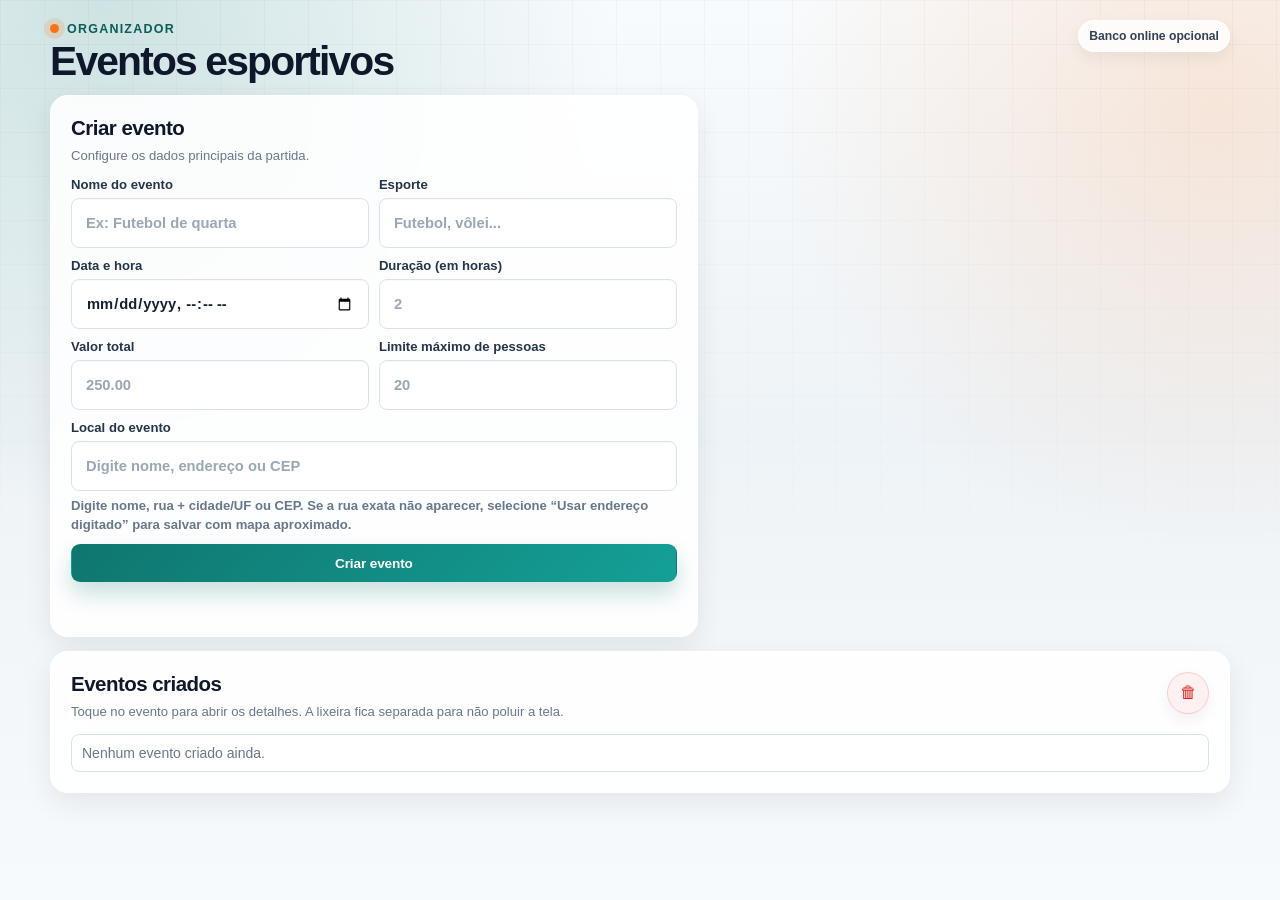
<file: index.html>
<!DOCTYPE html>
<html lang="pt-BR">
<head>
  <meta charset="UTF-8">
  <meta name="viewport" content="width=device-width, initial-scale=1.0">
  <title>Organizador | Eventos Esportivos</title>
  <link rel="stylesheet" href="style.css">
</head>
<body data-page="admin">
  <header class="topbar">
    <div>
      <span class="eyebrow">Organizador</span>
      <h1>Eventos esportivos</h1>
    </div>
    <span class="status-pill">Banco online opcional</span>
  </header>

  <main class="app-shell admin-layout">
    <section class="panel">
      <div class="panel-heading">
        <h2>Criar evento</h2>
        <p>Configure os dados principais da partida.</p>
      </div>

      <form id="eventForm" class="form-grid" novalidate>
        <label>
          Nome do evento
          <input type="text" name="name" placeholder="Ex: Futebol de quarta" required minlength="3">
        </label>

        <label>
          Esporte
          <input type="text" name="sport" list="sportsList" placeholder="Futebol, vôlei..." required>
          <datalist id="sportsList">
            <option value="Futebol"></option>
            <option value="Vôlei"></option>
            <option value="Basquete"></option>
            <option value="Tênis"></option>
            <option value="Beach Tennis"></option>
            <option value="Futsal"></option>
          </datalist>
        </label>

        <label>
          Data e hora
          <input type="datetime-local" name="startsAt" id="startsAtInput" required>
        </label>

        <label>
          Duração (em horas)
          <input type="number" name="durationHours" min="0.5" step="0.5" placeholder="2" required>
        </label>

        <label>
          Valor total
          <input type="number" name="totalValue" min="1" step="0.01" placeholder="250.00" required>
        </label>

        <label>
          Limite máximo de pessoas
          <input type="number" name="maxPeople" min="1" step="1" placeholder="20" required>
        </label>

        <label class="full-span location-search-field">
          Local do evento
          <input
            type="text"
            name="location"
            id="locationInput"
            placeholder="Digite nome, endereço ou CEP"
            required
            minlength="5"
            autocomplete="off"
          >
          <input type="hidden" name="locationLat" id="locationLatInput">
          <input type="hidden" name="locationLng" id="locationLngInput">
          <div id="locationSuggestions" class="location-suggestions" hidden></div>
          <small class="field-hint">Digite nome, rua + cidade/UF ou CEP. Se a rua exata não aparecer, selecione “Usar endereço digitado” para salvar com mapa aproximado.</small>
        </label>

        <button id="saveEventBtn" class="primary-action full-span" type="submit">Criar evento</button>
        <button id="cancelEditBtn" class="secondary-action full-span" type="button" hidden>Cancelar edição</button>
      </form>

      <div id="adminFeedback" class="feedback" role="status" aria-live="polite"></div>
    </section>

    <section class="panel" id="adminResult" hidden>
      <div class="panel-heading selected-event-heading">
        <div>
          <h2>Evento criado</h2>
          <p>ID: <strong id="createdEventId"></strong></p>
        </div>
        <button id="closeEventPanelBtn" class="icon-action" type="button" aria-label="Fechar informações do evento" title="Fechar">×</button>
      </div>

      <div class="link-box">
        <span id="simulatedPath" class="simulated-link"></span>
        <div class="copy-row">
          <input id="eventLink" type="text" readonly aria-label="Link do evento">
          <button id="copyLinkBtn" class="secondary-action" type="button">Copiar</button>
        </div>
        <a id="openEventLink" class="text-link" target="_blank" rel="noopener">Abrir página pública</a>
      </div>

      <div class="stats-grid">
        <article class="stat-card accent">
          <span>Valor por pessoa</span>
          <strong id="adminPerPerson">R$ 0,00</strong>
        </article>
        <article class="stat-card success">
          <span>Vagas restantes</span>
          <strong id="adminRemaining">0</strong>
        </article>
        <article class="stat-card">
          <span>Participantes</span>
          <strong id="adminPeopleCount">0</strong>
        </article>
      </div>

      <div class="event-management-actions compact-actions">
        <button id="editEventBtn" class="secondary-action" type="button">Editar</button>
        <button id="finishEventBtn" class="secondary-action" type="button">Concluir</button>
        <button id="reactivateEventBtn" class="primary-action" type="button" hidden>Reativar ao vivo</button>
      </div>

      <div class="modal-shortcuts">
        <button id="openParticipantsModalBtn" class="secondary-action" type="button">Participantes</button>
        <button id="openTeamsModalBtn" class="secondary-action" type="button">Sortear times</button>
        <button id="openMatchModalBtn" class="secondary-action" type="button">Controle da partida</button>
      </div>

      <dialog id="participantsModal" class="app-modal wide-modal">
        <div class="modal-card">
          <div class="modal-heading">
            <div>
              <span class="eyebrow">Listas</span>
              <h2>Participantes e reserva</h2>
            </div>
            <button class="icon-action" type="button" data-close-modal="participantsModal" aria-label="Fechar">×</button>
          </div>
          <div class="list-heading compact-list-heading">
            <h3>Lista principal</h3>
            <span id="adminLastUpdate"></span>
          </div>
          <ul id="adminParticipantsList" class="people-list compact-people-list"></ul>
          <div class="list-heading reserve-heading compact-list-heading">
            <h3>Lista reserva</h3>
            <span>Ordem temporal</span>
          </div>
          <ul id="adminReserveList" class="people-list reserve-list compact-people-list"></ul>
          <div id="adminRemoveFeedback" class="feedback" role="status" aria-live="polite"></div>
        </div>
      </dialog>

      <dialog id="teamsModal" class="app-modal">
        <div class="modal-card">
          <div class="modal-heading">
            <div>
              <span class="eyebrow">Times</span>
              <h2>Gerar times</h2>
            </div>
            <button class="icon-action" type="button" data-close-modal="teamsModal" aria-label="Fechar">×</button>
          </div>
          <section class="team-generator-box modal-section">
            <label class="agreement">
              <input id="enableTeamsInput" type="checkbox">
              <span>Ativar geração aleatória de times</span>
            </label>
            <div id="teamsControls" class="team-controls" hidden>
              <label>
                Quantos vão jogar?
                <input id="playersToDrawInput" type="number" min="2" step="1" placeholder="Ex: 10">
              </label>
              <button id="generateTeamsBtn" class="primary-action" type="button">Gerar times aleatórios</button>
            </div>
            <div id="teamsFeedback" class="feedback" role="status" aria-live="polite"></div>
            <div id="teamsResult" class="teams-result"></div>
          </section>
        </div>
      </dialog>

      <dialog id="matchModal" class="app-modal wide-modal">
        <div class="modal-card">
          <div class="modal-heading">
            <div>
              <span class="eyebrow">Partida</span>
              <h2>Controle de tempo e placar</h2>
            </div>
            <button class="icon-action" type="button" data-close-modal="matchModal" aria-label="Fechar">×</button>
          </div>
          <section id="matchControlBox" class="match-control-box modal-section">
            <div class="panel-heading compact-heading">
              <h3>Controle da partida</h3>
              <p>Inicie o timer, pause, altere o placar e deixe o apito automático encerrar a partida.</p>
            </div>

            <label class="agreement">
              <input id="enableMatchInput" type="checkbox">
              <span>Ativar controle de tempo e placar</span>
            </label>

            <div id="matchSetupControls" class="match-setup" hidden>
              <p id="matchRuleHint" class="field-hint"></p>

              <div id="soccerMatchOptions" class="match-options">
                <label class="agreement option-card">
                  <input type="radio" name="matchPreset" value="7" checked>
                  <span>7 minutos ou 2 gols</span>
                </label>
                <label class="agreement option-card">
                  <input type="radio" name="matchPreset" value="10">
                  <span>10 minutos ou 2 gols</span>
                </label>
              </div>

              <div id="customMatchOptions" class="team-controls" hidden>
                <label>
                  Tempo da partida (minutos)
                  <input id="customMatchMinutes" type="number" min="1" step="1" value="10">
                </label>
                <label>
                  Placar/pontos limite
                  <input id="customMatchTargetScore" type="number" min="1" step="1" value="2">
                </label>
              </div>

              <div class="match-actions">
                <button id="startMatchBtn" class="primary-action" type="button">Iniciar partida</button>
                <button id="pauseMatchBtn" class="secondary-action" type="button">Pausar</button>
                <button id="resumeMatchBtn" class="secondary-action" type="button">Retomar</button>
                <button id="resetMatchBtn" class="danger-action" type="button">Zerar</button>
              </div>
            </div>

            <div id="matchScoreboard" class="match-scoreboard" hidden>
              <div class="timer-card">
                <span>Tempo</span>
                <strong id="matchTimer">00:00</strong>
                <small id="matchStatus">Aguardando início</small>
              </div>

              <div class="score-card" id="matchScoreControls">
                <div class="score-team">
                  <span id="matchTeamALabel">Time 1</span>
                  <strong id="matchScoreA">0</strong>
                  <div>
                    <button class="secondary-action small-action" type="button" data-score-team="A" data-score-delta="1">+1</button>
                    <button class="secondary-action small-action" type="button" data-score-team="A" data-score-delta="-1">-1</button>
                  </div>
                </div>
                <div class="score-target">Limite: <strong id="matchTargetScoreLabel">2</strong></div>
                <div class="score-team">
                  <span id="matchTeamBLabel">Time 2</span>
                  <strong id="matchScoreB">0</strong>
                  <div>
                    <button class="secondary-action small-action" type="button" data-score-team="B" data-score-delta="1">+1</button>
                    <button class="secondary-action small-action" type="button" data-score-team="B" data-score-delta="-1">-1</button>
                  </div>
                </div>
              </div>
            </div>

            <div id="matchEndReason" class="field-hint"></div>
            <div id="matchFeedback" class="feedback" role="status" aria-live="polite"></div>
          </section>
        </div>
      </dialog>
    </section>

    <section class="panel events-panel">
      <div class="panel-heading events-heading-actions">
        <div>
          <h2>Eventos criados</h2>
          <p>Toque no evento para abrir os detalhes. A lixeira fica separada para não poluir a tela.</p>
        </div>
        <button id="openTrashModalBtn" class="icon-trash-button" type="button" aria-label="Abrir lixeira" title="Abrir lixeira">🗑</button>
      </div>
      <div id="eventsList" class="events-list"></div>
    </section>

    <dialog id="trashModal" class="app-modal">
      <div class="modal-card">
        <div class="modal-heading">
          <div>
            <span class="eyebrow">Lixeira</span>
            <h2>Eventos excluídos</h2>
          </div>
          <button class="icon-action" type="button" data-close-modal="trashModal" aria-label="Fechar">×</button>
        </div>
        <p class="field-hint trash-modal-hint">Eventos removidos ficam aqui por até 5 dias. Restaurar não abre o evento automaticamente; toque nele na lista principal para ver os detalhes.</p>
        <div id="trashList" class="events-list"></div>
        <div class="trash-modal-actions">
          <button id="clearTrashBtn" class="danger-action" type="button">Esvaziar lixeira</button>
        </div>
        <div id="trashFeedback" class="feedback" role="status" aria-live="polite"></div>
      </div>
    </dialog>
  </main>

  <script src="script.js"></script>
</body>
</html>
</file>
<file: style.css>
:root {
  --bg: #eef3f7;
  --bg-2: #f8fafc;
  --surface: #ffffff;
  --surface-soft: #f4f8fb;
  --surface-blue: #eef7ff;
  --text: #13202f;
  --muted: #687789;
  --muted-2: #8a99a8;
  --border: #d9e2ec;
  --border-strong: #c1cedb;
  --primary: #0f766e;
  --primary-dark: #0b5d56;
  --primary-soft: #e7f7f4;
  --accent: #f97316;
  --accent-soft: #fff3e8;
  --success: #15803d;
  --success-soft: #e9f8ef;
  --danger: #dc2626;
  --danger-dark: #b91c1c;
  --danger-soft: #fff1f2;
  --warning: #d97706;
  --warning-soft: #fff7dd;
  --info: #2563eb;
  --info-soft: #eef4ff;
  --radius-sm: 10px;
  --radius: 16px;
  --radius-lg: 24px;
  --shadow: 0 18px 45px rgba(15, 23, 42, 0.10);
  --shadow-soft: 0 10px 25px rgba(15, 23, 42, 0.07);
}

* {
  box-sizing: border-box;
}

html {
  scroll-behavior: smooth;
}

body {
  margin: 0;
  min-height: 100vh;
  color: var(--text);
  font-family: Inter, Arial, Helvetica, sans-serif;
  background:
    radial-gradient(circle at 8% 0%, rgba(15, 118, 110, 0.18), transparent 32rem),
    radial-gradient(circle at 95% 12%, rgba(249, 115, 22, 0.15), transparent 28rem),
    linear-gradient(180deg, #f8fbfd 0%, var(--bg) 48%, #f7fafc 100%);
}

body::before {
  content: "";
  position: fixed;
  inset: 0;
  pointer-events: none;
  background-image:
    linear-gradient(rgba(15, 23, 42, 0.035) 1px, transparent 1px),
    linear-gradient(90deg, rgba(15, 23, 42, 0.035) 1px, transparent 1px);
  background-size: 44px 44px;
  mask-image: linear-gradient(180deg, rgba(0, 0, 0, 0.8), transparent 72%);
}

button,
input {
  font: inherit;
}

button,
a {
  -webkit-tap-highlight-color: transparent;
}

button:focus-visible,
a:focus-visible,
input:focus-visible {
  outline: 3px solid rgba(15, 118, 110, 0.24);
  outline-offset: 3px;
}

.topbar {
  position: relative;
  z-index: 1;
  width: min(1180px, calc(100% - 32px));
  margin: 0 auto;
  padding: 30px 0 22px;
  display: flex;
  align-items: flex-start;
  justify-content: space-between;
  gap: 18px;
}

.topbar h1 {
  margin: 6px 0 0;
  font-size: clamp(2rem, 5vw, 3.7rem);
  line-height: 0.95;
  letter-spacing: -0.055em;
  color: #0f172a;
}

.eyebrow {
  display: inline-flex;
  align-items: center;
  gap: 8px;
  color: var(--primary-dark);
  font-size: 0.78rem;
  font-weight: 900;
  letter-spacing: 0.1em;
  text-transform: uppercase;
}

.eyebrow::before {
  content: "";
  width: 9px;
  height: 9px;
  border-radius: 999px;
  background: var(--accent);
  box-shadow: 0 0 0 6px rgba(249, 115, 22, 0.16);
}

.status-pill {
  display: inline-flex;
  align-items: center;
  justify-content: center;
  min-height: 38px;
  padding: 8px 13px;
  border: 1px solid rgba(255, 255, 255, 0.74);
  border-radius: 999px;
  background: rgba(255, 255, 255, 0.82);
  color: #334155;
  box-shadow: var(--shadow-soft);
  backdrop-filter: blur(12px);
  font-size: 0.84rem;
  font-weight: 800;
  text-decoration: none;
  white-space: nowrap;
}

.app-shell {
  position: relative;
  z-index: 1;
  width: min(1180px, calc(100% - 32px));
  margin: 0 auto 52px;
  display: grid;
  gap: 20px;
}

.admin-layout,
.public-layout {
  grid-template-columns: 1fr;
}

.panel {
  background: rgba(255, 255, 255, 0.88);
  border: 1px solid rgba(255, 255, 255, 0.82);
  border-radius: var(--radius-lg);
  box-shadow: var(--shadow);
  padding: clamp(18px, 3vw, 26px);
  backdrop-filter: blur(16px);
}

.panel-heading {
  margin-bottom: 18px;
}

.panel-heading h2,
.list-heading h2,
.list-heading h3,
.add-guest-box h3,
.compact-heading h3 {
  margin: 0;
  color: #0f172a;
  font-size: clamp(1.15rem, 2.4vw, 1.45rem);
  line-height: 1.18;
  letter-spacing: -0.025em;
}

.panel-heading p,
.list-heading span {
  margin: 7px 0 0;
  color: var(--muted);
  font-size: 0.94rem;
  line-height: 1.4;
}

.form-grid,
.join-form {
  display: grid;
  gap: 15px;
}

label {
  display: grid;
  gap: 8px;
  color: #253449;
  font-size: 0.92rem;
  font-weight: 850;
}

input[type="text"],
input[type="number"],
input[type="datetime-local"] {
  width: 100%;
  min-height: 50px;
  border: 1px solid var(--border);
  border-radius: var(--radius-sm);
  background: #ffffff;
  color: var(--text);
  padding: 12px 14px;
  outline: none;
  box-shadow: inset 0 1px 0 rgba(15, 23, 42, 0.02);
  transition: border-color 0.16s ease, box-shadow 0.16s ease, transform 0.16s ease;
}

input::placeholder {
  color: #9aa7b5;
}

input:focus {
  border-color: var(--primary);
  box-shadow: 0 0 0 4px rgba(15, 118, 110, 0.13), inset 0 1px 0 rgba(15, 23, 42, 0.02);
}

input[readonly] {
  background: var(--surface-soft);
  color: #334155;
}

.field-hint {
  color: var(--muted);
  font-size: 0.83rem;
  font-weight: 750;
  line-height: 1.4;
}


.location-search-field {
  position: relative;
}

.location-suggestions {
  position: absolute;
  left: 0;
  right: 0;
  top: calc(100% - 22px);
  z-index: 50;
  display: grid;
  gap: 4px;
  max-height: 260px;
  overflow-y: auto;
  padding: 8px;
  border: 1px solid rgba(15, 118, 110, 0.22);
  border-radius: var(--radius-sm);
  background: #ffffff;
  box-shadow: 0 18px 38px rgba(15, 23, 42, 0.14);
}

.location-suggestion {
  width: 100%;
  border: 0;
  border-radius: 12px;
  background: #ffffff;
  color: var(--text);
  cursor: pointer;
  padding: 10px 12px;
  text-align: left;
  font-weight: 800;
  line-height: 1.35;
}

.location-suggestion:hover,
.location-suggestion:focus {
  background: var(--surface-soft);
  outline: none;
}

.location-search-status {
  padding: 10px 12px;
  color: var(--muted);
  font-size: 0.9rem;
  font-weight: 800;
}

.event-map {
  width: 100%;
  min-height: 330px;
  border: 1px solid rgba(15, 118, 110, 0.22);
  border-radius: var(--radius);
  overflow: hidden;
  background: #f8fafc;
  box-shadow: inset 0 0 0 1px rgba(255, 255, 255, 0.72);
}

.maps-action {
  margin-top: 8px;
}

.primary-action,
.secondary-action,
.danger-action {
  min-height: 48px;
  border-radius: var(--radius-sm);
  cursor: pointer;
  font-weight: 900;
  letter-spacing: -0.01em;
  transition: transform 0.16s ease, box-shadow 0.16s ease, background 0.16s ease, border-color 0.16s ease, color 0.16s ease;
}

.primary-action {
  border: 1px solid transparent;
  background: linear-gradient(135deg, var(--primary), #14a097);
  color: #ffffff;
  padding: 0 18px;
  box-shadow: 0 12px 22px rgba(15, 118, 110, 0.22);
}

.primary-action:hover {
  background: linear-gradient(135deg, var(--primary-dark), var(--primary));
  transform: translateY(-1px);
  box-shadow: 0 16px 28px rgba(15, 118, 110, 0.26);
}

.primary-action:disabled {
  background: #9db8b5;
  cursor: not-allowed;
  transform: none;
  box-shadow: none;
}

.secondary-action {
  background: #ffffff;
  color: var(--primary-dark);
  border: 1px solid rgba(15, 118, 110, 0.38);
  padding: 0 14px;
}

.secondary-action:hover {
  background: var(--primary-soft);
  border-color: var(--primary);
  transform: translateY(-1px);
}

.danger-action {
  background: linear-gradient(135deg, var(--danger), #ef4444);
  border: 1px solid transparent;
  color: #ffffff;
  padding: 0 18px;
  box-shadow: 0 12px 22px rgba(220, 38, 38, 0.18);
}

.danger-action:hover {
  background: linear-gradient(135deg, var(--danger-dark), var(--danger));
  transform: translateY(-1px);
}

.inline-action {
  display: inline-flex;
  align-items: center;
  justify-content: center;
  text-decoration: none;
  width: fit-content;
}

.feedback {
  min-height: 22px;
  margin-top: 12px;
  color: var(--muted);
  font-size: 0.92rem;
  font-weight: 800;
  line-height: 1.4;
}

.feedback.success {
  color: var(--success);
}

.feedback.error {
  color: var(--danger);
}

.link-box {
  display: grid;
  gap: 12px;
  padding: 16px;
  background: linear-gradient(180deg, #ffffff, var(--surface-soft));
  border: 1px solid var(--border);
  border-radius: var(--radius);
}

.simulated-link {
  color: var(--primary-dark);
  font-family: Consolas, "Courier New", monospace;
  font-size: 0.92rem;
  overflow-wrap: anywhere;
}

.copy-row {
  display: grid;
  grid-template-columns: 1fr;
  gap: 10px;
}

.text-link {
  color: var(--primary-dark);
  font-weight: 900;
  text-decoration: none;
}

.text-link:hover {
  text-decoration: underline;
}

.stats-grid {
  display: grid;
  grid-template-columns: 1fr;
  gap: 13px;
  margin: 18px 0;
}

.stat-card {
  min-height: 96px;
  display: grid;
  align-content: center;
  gap: 9px;
  border: 1px solid var(--border);
  border-radius: var(--radius);
  padding: 18px;
  background: linear-gradient(180deg, #ffffff, #f8fafc);
  box-shadow: var(--shadow-soft);
}

.stat-card span,
.details-grid span,
.location-box span,
.timer-card span,
.score-team span {
  color: var(--muted);
  font-size: 0.78rem;
  font-weight: 900;
  letter-spacing: 0.05em;
  text-transform: uppercase;
}

.stat-card strong {
  font-size: clamp(1.45rem, 8vw, 2.25rem);
  line-height: 1;
  letter-spacing: -0.05em;
  overflow-wrap: anywhere;
}

.stat-card.accent {
  background: linear-gradient(180deg, #fffaf5, var(--accent-soft));
  border-color: rgba(249, 115, 22, 0.24);
}

.stat-card.accent strong {
  color: var(--accent);
}

.stat-card.success {
  background: linear-gradient(180deg, #f7fff9, var(--success-soft));
  border-color: rgba(21, 128, 61, 0.22);
}

.stat-card.success strong {
  color: var(--success);
}

.list-heading {
  display: flex;
  align-items: flex-end;
  justify-content: space-between;
  gap: 12px;
  margin: 22px 0 11px;
}

.people-list,
.events-list {
  display: grid;
  gap: 10px;
  margin: 0;
  padding: 0;
  list-style: none;
}

.people-list li,
.event-item,
.empty-state {
  border: 1px solid var(--border);
  border-radius: var(--radius-sm);
  background: rgba(255, 255, 255, 0.86);
  padding: 13px;
}

.people-list li {
  display: flex;
  align-items: center;
  justify-content: space-between;
  gap: 12px;
}

.person-name,
.event-name {
  color: #172033;
  font-weight: 900;
}

.person-meta,
.event-meta {
  color: var(--muted);
  font-size: 0.9rem;
  margin-top: 4px;
  line-height: 1.35;
}

.event-item {
  width: 100%;
  text-align: left;
  cursor: pointer;
  background: transparent;
  color: var(--text);
}

.event-item:hover,
.event-item.active {
  border-color: var(--primary);
  background: var(--primary-soft);
}

.details-grid {
  display: grid;
  grid-template-columns: 1fr;
  gap: 12px;
}

.details-grid div {
  display: grid;
  gap: 7px;
  min-height: 78px;
  align-content: center;
  padding: 14px;
  border: 1px solid var(--border);
  border-radius: var(--radius);
  background: linear-gradient(180deg, #ffffff, #f8fafc);
}

.details-grid strong {
  color: #172033;
  font-size: 1rem;
  overflow-wrap: anywhere;
}

.sport-tag {
  display: inline-flex;
  width: fit-content;
  margin-bottom: 10px;
  border-radius: 999px;
  background: var(--primary-soft);
  color: var(--primary-dark);
  border: 1px solid rgba(15, 118, 110, 0.18);
  font-weight: 900;
  padding: 7px 12px;
  font-size: 0.84rem;
}

.notice,
.location-box {
  border-radius: var(--radius);
  padding: 15px;
  font-weight: 850;
}

.locked-notice {
  color: #7c4a03;
  background: var(--warning-soft);
  border: 1px solid rgba(217, 119, 6, 0.28);
}

.location-box {
  display: grid;
  gap: 8px;
  color: var(--text);
  background: linear-gradient(180deg, #f8fffb, var(--success-soft));
  border: 1px solid rgba(21, 128, 61, 0.22);
}

.agreement {
  grid-template-columns: auto 1fr;
  align-items: flex-start;
  gap: 11px;
  padding: 13px;
  border: 1px solid var(--border);
  border-radius: var(--radius-sm);
  background: #ffffff;
  font-weight: 750;
  line-height: 1.35;
}

.agreement input {
  width: 19px;
  height: 19px;
  margin-top: 1px;
  accent-color: var(--primary);
}

.empty-panel {
  text-align: left;
}

.empty-panel p,
.empty-state {
  color: var(--muted);
}

.event-card {
  display: grid;
  grid-template-columns: minmax(0, 1fr) auto;
  gap: 12px;
  align-items: stretch;
  border: 1px solid var(--border);
  border-radius: var(--radius);
  background: rgba(255, 255, 255, 0.86);
  padding: 12px;
  box-shadow: var(--shadow-soft);
}

.event-card.active {
  border-color: var(--primary);
  background: var(--primary-soft);
}

.event-card .event-item {
  border: 0;
  padding: 0;
  background: transparent;
}

.static-event-item {
  cursor: default;
}

.small-action {
  min-height: 38px;
  padding: 0 12px;
  font-size: 0.82rem;
  white-space: nowrap;
}

.trash-panel {
  grid-column: 1 / -1;
}

.trash-heading {
  align-items: center;
}

.guest-row {
  display: flex;
  align-items: center;
  justify-content: space-between;
  gap: 10px;
}

.event-management-actions,
.team-controls,
.person-actions {
  display: flex;
  flex-wrap: wrap;
  gap: 10px;
  align-items: center;
}

.event-management-actions {
  margin: 18px 0;
}

.team-generator-box,
.add-guest-box,
.match-control-box {
  border: 1px solid rgba(148, 163, 184, 0.30);
  border-radius: var(--radius-lg);
  padding: 18px;
  margin: 20px 0;
  background: rgba(248, 250, 252, 0.86);
}

.team-generator-box {
  background: linear-gradient(180deg, #ffffff, var(--primary-soft));
}

.add-guest-box {
  background: linear-gradient(180deg, #ffffff, var(--surface-soft));
}

.team-controls label,
.add-guest-box label {
  flex: 1 1 220px;
}

.teams-result {
  display: grid;
  grid-template-columns: repeat(auto-fit, minmax(190px, 1fr));
  gap: 13px;
  margin-top: 13px;
}

.team-card {
  border: 1px solid var(--border);
  border-radius: var(--radius);
  padding: 14px;
  background: #ffffff;
  box-shadow: var(--shadow-soft);
}

.team-card h4 {
  margin: 0 0 9px;
  color: #0f172a;
}

.team-card ol {
  margin: 0;
  padding-left: 21px;
}

.team-card li {
  margin: 4px 0;
}

.reserve-heading {
  margin-top: 24px;
}

.reserve-list li {
  border-style: dashed;
  background: rgba(255, 247, 221, 0.45);
}

.reserve-position,
.status-mini {
  display: inline-block;
  margin-right: 8px;
  padding: 3px 9px;
  border-radius: 999px;
  font-size: 0.75rem;
  font-weight: 900;
  background: rgba(245, 158, 11, 0.16);
  color: #92400e;
}

.presence-toggle {
  display: inline-flex;
  align-items: center;
  gap: 7px;
  padding: 9px 10px;
  border: 1px solid var(--border);
  border-radius: 999px;
  background: #ffffff;
  font-size: 0.85rem;
  font-weight: 850;
  white-space: nowrap;
}

.presence-toggle input {
  accent-color: var(--primary);
}

.match-control-box {
  border-color: rgba(37, 99, 235, 0.22);
  background: linear-gradient(180deg, #ffffff, var(--info-soft));
}

.compact-heading {
  margin-bottom: 12px;
}

.match-setup {
  display: grid;
  gap: 12px;
}

.match-options,
.match-actions {
  display: flex;
  flex-wrap: wrap;
  gap: 10px;
  align-items: center;
}

.option-card {
  border: 1px solid var(--border);
  border-radius: var(--radius);
  padding: 12px 14px;
  background: #ffffff;
}

.match-scoreboard {
  display: grid;
  grid-template-columns: minmax(150px, 0.72fr) minmax(280px, 1.28fr);
  gap: 14px;
  margin-top: 16px;
}

.timer-card,
.score-card {
  border: 1px solid rgba(148, 163, 184, 0.32);
  border-radius: var(--radius-lg);
  padding: 17px;
  background: #ffffff;
  box-shadow: var(--shadow-soft);
}

.timer-card strong {
  display: block;
  font-size: clamp(2.3rem, 7vw, 4.3rem);
  line-height: 1;
  margin: 9px 0;
  letter-spacing: -0.065em;
  color: #0f172a;
}

.timer-card small {
  color: var(--muted);
  font-weight: 800;
}

.score-card {
  display: grid;
  grid-template-columns: 1fr auto 1fr;
  gap: 12px;
  align-items: center;
}

.score-team {
  text-align: center;
}

.score-team strong {
  display: block;
  font-size: clamp(2.8rem, 8vw, 4rem);
  line-height: 1;
  margin: 8px 0 13px;
  color: #0f172a;
  letter-spacing: -0.06em;
}

.score-target {
  align-self: center;
  padding: 7px 12px;
  border-radius: 999px;
  background: rgba(37, 99, 235, 0.10);
  color: #1d4ed8;
  font-weight: 900;
  white-space: nowrap;
}

.pac-container {
  z-index: 99999;
  border-radius: 14px;
  border: 1px solid var(--border);
  box-shadow: var(--shadow);
  overflow: hidden;
  font-family: Inter, Arial, Helvetica, sans-serif;
}

.pac-item {
  padding: 10px 12px;
  cursor: pointer;
}

.pac-item:hover {
  background: var(--primary-soft);
}

[hidden] {
  display: none !important;
}

@media (min-width: 640px) {
  .form-grid {
    grid-template-columns: repeat(2, minmax(0, 1fr));
  }

  .full-span {
    grid-column: 1 / -1;
  }

  .copy-row {
    grid-template-columns: 1fr auto;
  }

  .stats-grid,
  .details-grid {
    grid-template-columns: repeat(2, minmax(0, 1fr));
  }
}

@media (min-width: 920px) {
  .admin-layout {
    grid-template-columns: minmax(0, 1.08fr) minmax(370px, 0.92fr);
    align-items: start;
  }

  .events-panel {
    grid-column: 1 / -1;
  }

  .public-layout {
    grid-template-columns: minmax(0, 1.08fr) minmax(350px, 0.92fr);
    align-items: start;
  }

  #participantsPanel {
    grid-column: 1 / -1;
  }

  .stats-grid {
    grid-template-columns: repeat(3, minmax(0, 1fr));
  }

  .event-summary .stats-grid {
    grid-template-columns: repeat(2, minmax(0, 1fr));
  }
}

@media (max-width: 720px) {
  .match-scoreboard,
  .score-card {
    grid-template-columns: 1fr;
  }

  .match-actions button,
  .match-options .option-card {
    width: 100%;
  }

  .score-target {
    justify-self: center;
  }
}

@media (max-width: 640px) {
  .event-management-actions,
  .team-controls,
  .person-actions,
  .match-actions,
  .match-options {
    align-items: stretch;
    flex-direction: column;
  }

  .event-management-actions button,
  .team-controls button,
  .person-actions button,
  .person-actions .presence-toggle,
  .match-actions button,
  .match-options .option-card {
    width: 100%;
  }

  .event-card,
  .guest-row {
    grid-template-columns: 1fr;
    flex-direction: column;
    align-items: stretch;
  }

  .small-action {
    width: 100%;
  }
}

@media (max-width: 520px) {
  .topbar {
    flex-direction: column;
    align-items: stretch;
    padding-top: 24px;
  }

  .status-pill {
    width: fit-content;
  }

  .app-shell,
  .topbar {
    width: min(100% - 22px, 1180px);
  }

  .panel {
    border-radius: 20px;
    padding: 16px;
  }

  .people-list li {
    align-items: flex-start;
    flex-direction: column;
  }

  .inline-action {
    width: 100%;
  }
}

/* v7 - Interface mais compacta com modais */
:root {
  --radius-sm: 8px;
  --radius: 12px;
  --radius-lg: 18px;
  --shadow: 0 10px 28px rgba(15, 23, 42, 0.08);
  --shadow-soft: 0 6px 16px rgba(15, 23, 42, 0.06);
}

body {
  font-size: 14px;
}

.topbar {
  padding: 20px 0 14px;
}

.topbar h1 {
  font-size: clamp(1.55rem, 4vw, 2.55rem);
  letter-spacing: -0.045em;
}

.status-pill {
  min-height: 32px;
  padding: 6px 10px;
  font-size: 0.76rem;
}

.app-shell {
  gap: 14px;
  margin-bottom: 36px;
}

.panel {
  padding: clamp(14px, 2vw, 20px);
  border-radius: var(--radius-lg);
}

.panel-heading {
  margin-bottom: 12px;
}

.panel-heading h2,
.list-heading h2,
.list-heading h3,
.add-guest-box h3,
.compact-heading h3 {
  font-size: clamp(1rem, 2vw, 1.28rem);
}

.panel-heading p,
.field-hint,
.person-meta,
.event-meta,
.feedback {
  font-size: 0.82rem;
}

.form-grid,
.join-form {
  gap: 10px;
}

label {
  gap: 6px;
  font-size: 0.82rem;
}

input {
  min-height: 40px;
  padding: 9px 11px;
  font-size: 0.92rem;
}

.primary-action,
.secondary-action,
.danger-action {
  min-height: 38px;
  padding: 0 12px;
  font-size: 0.85rem;
  border-radius: 9px;
}

.small-action {
  min-height: 32px;
  padding: 0 9px;
  font-size: 0.76rem;
}

.stats-grid {
  gap: 10px;
  margin: 12px 0;
}

.stat-card {
  min-height: 68px;
  padding: 12px;
  gap: 5px;
}

.stat-card span,
.details-grid span,
.location-box span,
.timer-card span,
.score-team span {
  font-size: 0.68rem;
}

.stat-card strong {
  font-size: clamp(1.15rem, 4vw, 1.55rem);
}

.details-grid {
  gap: 9px;
}

.details-grid div {
  min-height: 58px;
  padding: 10px;
  gap: 4px;
}

.details-grid strong {
  font-size: 0.9rem;
}

.link-box {
  padding: 12px;
  gap: 8px;
}

.copy-row {
  gap: 8px;
}

.event-management-actions,
.modal-shortcuts,
.team-controls,
.person-actions,
.match-actions,
.match-options {
  display: flex;
  flex-wrap: wrap;
  gap: 8px;
  align-items: center;
}

.event-management-actions {
  margin: 12px 0 8px;
}

.modal-shortcuts {
  padding: 10px;
  margin-top: 8px;
  border: 1px solid var(--border);
  border-radius: var(--radius);
  background: rgba(248, 250, 252, 0.86);
}

.people-list,
.events-list {
  gap: 8px;
}

.people-list li,
.event-item,
.empty-state {
  padding: 10px;
}

.event-card {
  padding: 8px;
  gap: 8px;
  border-radius: var(--radius-sm);
}

.event-name,
.person-name {
  font-size: 0.92rem;
}

.list-heading {
  margin: 14px 0 8px;
}

.reserve-heading {
  margin-top: 16px;
}

.agreement {
  padding: 10px;
  gap: 8px;
  font-size: 0.84rem;
}

.agreement input {
  width: 17px;
  height: 17px;
}

.team-generator-box,
.add-guest-box,
.match-control-box {
  margin: 12px 0;
  padding: 14px;
  border-radius: var(--radius);
}

.modal-section {
  margin: 0;
  box-shadow: none;
}

.app-modal {
  width: min(680px, calc(100% - 24px));
  max-height: min(86vh, 760px);
  padding: 0;
  border: 0;
  border-radius: 20px;
  background: transparent;
  color: var(--text);
  overflow: visible;
}

.app-modal.wide-modal {
  width: min(920px, calc(100% - 24px));
}

.app-modal::backdrop {
  background: rgba(15, 23, 42, 0.48);
  backdrop-filter: blur(6px);
}

.modal-card {
  max-height: min(86vh, 760px);
  overflow: auto;
  padding: 16px;
  border: 1px solid rgba(255, 255, 255, 0.82);
  border-radius: 20px;
  background: rgba(255, 255, 255, 0.96);
  box-shadow: 0 24px 70px rgba(15, 23, 42, 0.22);
}

.modal-heading {
  position: sticky;
  top: -16px;
  z-index: 2;
  display: flex;
  align-items: center;
  justify-content: space-between;
  gap: 12px;
  margin: -16px -16px 12px;
  padding: 14px 16px;
  border-bottom: 1px solid var(--border);
  background: rgba(255, 255, 255, 0.94);
  backdrop-filter: blur(12px);
}

.modal-heading h2 {
  margin: 3px 0 0;
  font-size: 1.18rem;
  letter-spacing: -0.03em;
}

.icon-action {
  width: 36px;
  height: 36px;
  border: 1px solid var(--border);
  border-radius: 999px;
  background: #fff;
  color: var(--text);
  cursor: pointer;
  font-size: 1.35rem;
  font-weight: 900;
  line-height: 1;
}

.icon-action:hover {
  background: var(--danger-soft);
  border-color: rgba(220, 38, 38, 0.22);
  color: var(--danger);
}

.compact-list-heading {
  align-items: center;
}

.compact-people-list li {
  padding: 9px;
}

.match-scoreboard {
  grid-template-columns: minmax(125px, 0.62fr) minmax(250px, 1.38fr);
  gap: 10px;
  margin-top: 12px;
}

.timer-card,
.score-card {
  padding: 13px;
  border-radius: var(--radius);
}

.timer-card strong {
  font-size: clamp(1.85rem, 6vw, 3rem);
  margin: 5px 0;
}

.score-team strong {
  font-size: clamp(2rem, 6vw, 3rem);
  margin: 5px 0 8px;
}

.score-card {
  gap: 8px;
}

.score-target {
  padding: 6px 9px;
  font-size: 0.78rem;
}


.location-search-field {
  position: relative;
}

.location-suggestions {
  position: absolute;
  left: 0;
  right: 0;
  top: calc(100% - 22px);
  z-index: 50;
  display: grid;
  gap: 4px;
  max-height: 260px;
  overflow-y: auto;
  padding: 8px;
  border: 1px solid rgba(15, 118, 110, 0.22);
  border-radius: var(--radius-sm);
  background: #ffffff;
  box-shadow: 0 18px 38px rgba(15, 23, 42, 0.14);
}

.location-suggestion {
  width: 100%;
  border: 0;
  border-radius: 12px;
  background: #ffffff;
  color: var(--text);
  cursor: pointer;
  padding: 10px 12px;
  text-align: left;
  font-weight: 800;
  line-height: 1.35;
}

.location-suggestion:hover,
.location-suggestion:focus {
  background: var(--surface-soft);
  outline: none;
}

.location-search-status {
  padding: 10px 12px;
  color: var(--muted);
  font-size: 0.9rem;
  font-weight: 800;
}

.event-map {
  height: 250px;
}

.public-layout .panel,
.admin-layout .panel {
  overflow: visible;
}

@media (min-width: 920px) {
  .admin-layout {
    grid-template-columns: minmax(0, 0.9fr) minmax(330px, 0.72fr);
  }

  .events-panel {
    grid-column: 1 / -1;
  }
}

@media (max-width: 720px) {
  .app-modal,
  .app-modal.wide-modal {
    width: calc(100% - 14px);
    max-height: 90vh;
  }

  .modal-card {
    max-height: 90vh;
    padding: 13px;
  }

  .modal-heading {
    margin: -13px -13px 10px;
    padding: 12px 13px;
  }

  .match-scoreboard,
  .score-card {
    grid-template-columns: 1fr;
  }

  .modal-shortcuts button,
  .compact-actions button {
    flex: 1 1 130px;
  }
}

@media (max-width: 520px) {
  .topbar {
    padding-top: 16px;
  }

  .panel {
    padding: 12px;
  }

  .modal-shortcuts,
  .event-management-actions {
    flex-direction: column;
    align-items: stretch;
  }
}


/* v8 - Mobile limpo + lixeira em modal */
.events-heading-actions,
.trash-modal-actions {
  display: flex;
  align-items: flex-start;
  justify-content: space-between;
  gap: 12px;
}

.icon-trash-button {
  display: inline-flex;
  align-items: center;
  justify-content: center;
  flex: 0 0 auto;
  width: 42px;
  height: 42px;
  border: 1px solid rgba(220, 38, 38, 0.18);
  border-radius: 999px;
  background: var(--danger-soft);
  color: var(--danger);
  cursor: pointer;
  font-size: 1.05rem;
  line-height: 1;
  box-shadow: var(--shadow-soft);
}

.icon-trash-button:hover {
  background: #ffe4e6;
  border-color: rgba(220, 38, 38, 0.32);
  transform: translateY(-1px);
}

.icon-trash-button.small-trash {
  width: 34px;
  height: 34px;
  min-height: 34px;
  box-shadow: none;
  font-size: 0.92rem;
}

.icon-trash-button.event-trash {
  align-self: center;
}

.event-card {
  display: grid;
  grid-template-columns: minmax(0, 1fr) auto;
  align-items: center;
}

.event-card .event-item {
  text-align: left;
  width: 100%;
}

.trash-modal-hint {
  margin: 0 0 12px;
}

.trash-modal-actions {
  margin-top: 12px;
  justify-content: flex-end;
}

.match-options .option-card {
  flex: 1 1 190px;
}

@media (max-width: 640px) {
  body { font-size: 13px; }

  .topbar h1 { font-size: 1.75rem; }

  .status-pill { display: none; }

  .app-shell,
  .topbar {
    width: min(100% - 16px, 1180px);
  }

  .admin-layout {
    gap: 10px;
  }

  .panel {
    padding: 11px;
    border-radius: 16px;
  }

  .panel-heading h2,
  .modal-heading h2 {
    font-size: 1.05rem;
  }

  .panel-heading p {
    font-size: 0.78rem;
  }

  .events-heading-actions {
    align-items: center;
  }

  .event-card {
    grid-template-columns: 1fr auto;
    padding: 7px;
    gap: 7px;
  }

  .event-item {
    padding: 8px;
  }

  .event-name,
  .person-name {
    font-size: 0.88rem;
  }

  .event-meta,
  .person-meta {
    font-size: 0.74rem;
    line-height: 1.3;
  }

  .icon-trash-button {
    width: 38px;
    height: 38px;
    min-height: 38px;
  }

  .icon-trash-button.event-trash {
    width: 36px;
    height: 36px;
    min-height: 36px;
  }

  .people-list li {
    display: grid;
    grid-template-columns: minmax(0, 1fr) auto;
    align-items: start;
    gap: 8px;
  }

  .person-actions {
    flex-direction: row;
    align-items: center;
    justify-content: flex-end;
  }

  .person-actions .presence-toggle {
    width: auto;
    white-space: nowrap;
  }

  .modal-shortcuts,
  .event-management-actions {
    display: grid;
    grid-template-columns: 1fr 1fr;
    gap: 8px;
  }

  .modal-shortcuts button,
  .event-management-actions button {
    width: 100%;
  }

  .match-actions {
    display: grid;
    grid-template-columns: 1fr 1fr;
  }

  .match-actions button,
  .match-options .option-card {
    width: 100%;
  }

  .trash-modal-actions .danger-action {
    width: 100%;
  }
}

@media (max-width: 420px) {
  .modal-shortcuts,
  .event-management-actions,
  .match-actions {
    grid-template-columns: 1fr;
  }

  .stats-grid {
    grid-template-columns: 1fr;
  }
}

.selected-event-heading {
  display: flex;
  align-items: flex-start;
  justify-content: space-between;
  gap: 12px;
}

.team-card h4 small {
  display: block;
  margin-top: 4px;
  color: var(--muted);
  font-size: 0.78rem;
  font-weight: 700;
  line-height: 1.25;
}

.score-team span {
  display: block;
  max-width: 180px;
  margin: 0 auto;
  overflow-wrap: anywhere;
}
</file>
